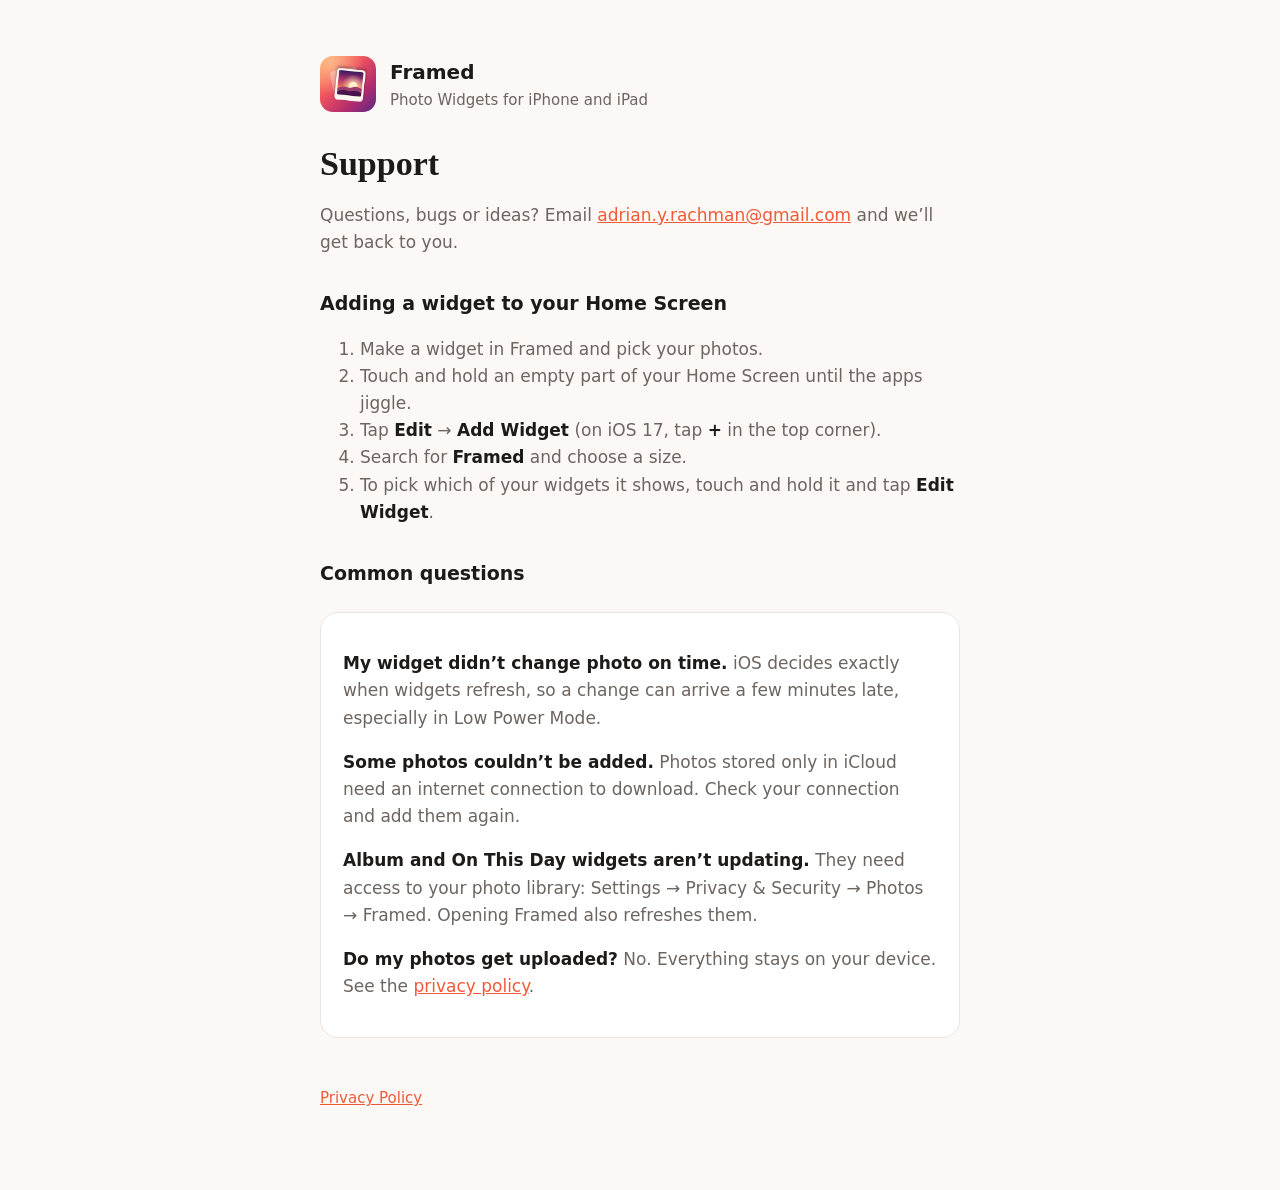
<file: AppStore/site/index.html>
<!doctype html>
<html lang="en">
<head>
<meta charset="utf-8">
<meta name="viewport" content="width=device-width, initial-scale=1">
<title>Framed: Photo Widgets — Support</title>
<meta name="description" content="Help and support for Framed, the photo widget app for iPhone and iPad.">
<link rel="stylesheet" href="style.css">
<link rel="icon" href="icon.png">
</head>
<body>
<main>
  <header><img src="icon.png" alt=""><div><div class="name">Framed</div><div class="tag">Photo Widgets for iPhone and iPad</div></div></header>
  <h1>Support</h1>
  <p>Questions, bugs or ideas? Email <a href="mailto:adrian.y.rachman@gmail.com?subject=Framed">adrian.y.rachman@gmail.com</a> and we’ll get back to you.</p>

  <h2>Adding a widget to your Home Screen</h2>
  <ol>
    <li>Make a widget in Framed and pick your photos.</li>
    <li>Touch and hold an empty part of your Home Screen until the apps jiggle.</li>
    <li>Tap <strong>Edit</strong> → <strong>Add Widget</strong> (on iOS 17, tap <strong>+</strong> in the top corner).</li>
    <li>Search for <strong>Framed</strong> and choose a size.</li>
    <li>To pick which of your widgets it shows, touch and hold it and tap <strong>Edit Widget</strong>.</li>
  </ol>

  <h2>Common questions</h2>
  <div class="card">
    <p><strong>My widget didn’t change photo on time.</strong> iOS decides exactly when widgets refresh, so a change can arrive a few minutes late, especially in Low Power Mode.</p>
    <p><strong>Some photos couldn’t be added.</strong> Photos stored only in iCloud need an internet connection to download. Check your connection and add them again.</p>
    <p><strong>Album and On This Day widgets aren’t updating.</strong> They need access to your photo library: Settings → Privacy &amp; Security → Photos → Framed. Opening Framed also refreshes them.</p>
    <p><strong>Do my photos get uploaded?</strong> No. Everything stays on your device. See the <a href="privacy.html">privacy policy</a>.</p>
  </div>

  <nav><a href="privacy.html">Privacy Policy</a></nav>
</main>
</body>
</html>
</file>
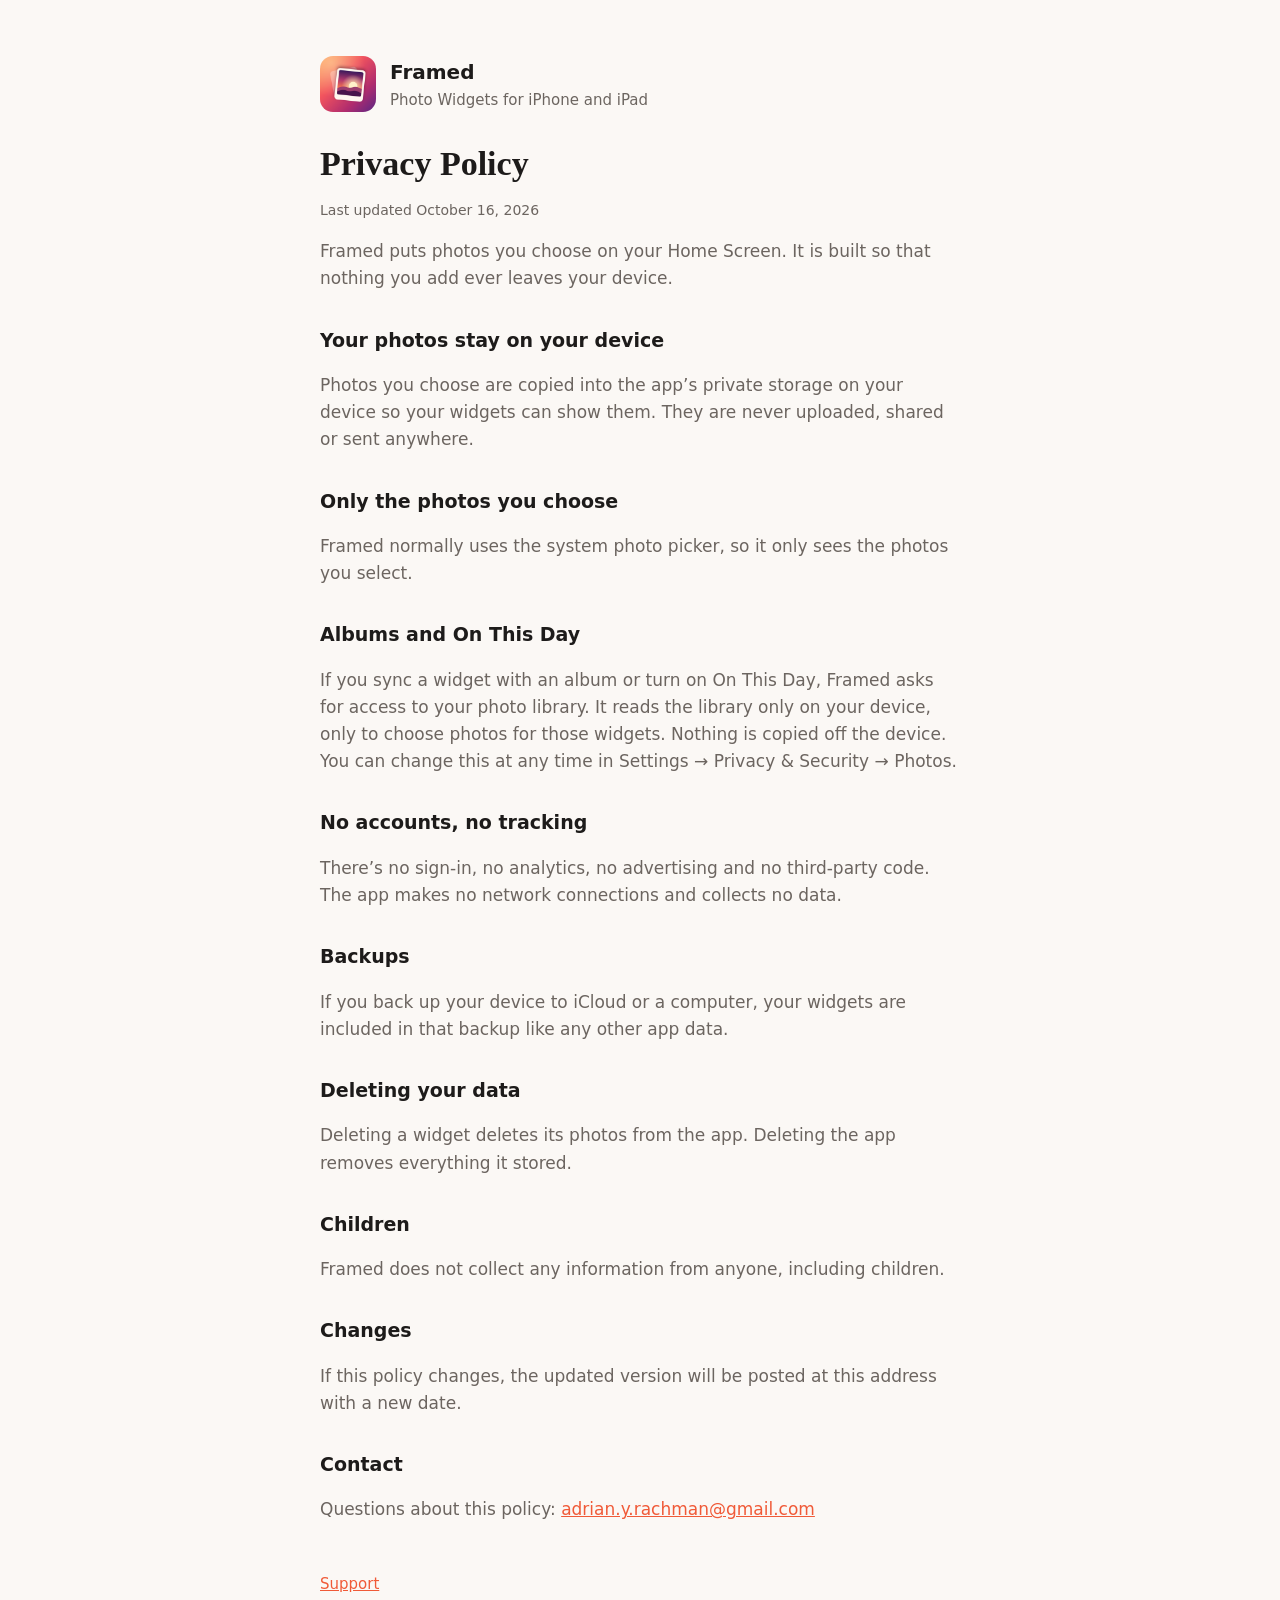
<file: AppStore/site/privacy.html>
<!doctype html>
<html lang="en">
<head>
<meta charset="utf-8">
<meta name="viewport" content="width=device-width, initial-scale=1">
<title>Framed: Photo Widgets — Privacy Policy</title>
<meta name="description" content="Framed keeps your photos on your device. No accounts, no tracking, no data collected.">
<link rel="stylesheet" href="style.css">
<link rel="icon" href="icon.png">
</head>
<body>
<main>
  <header><img src="icon.png" alt=""><div><div class="name">Framed</div><div class="tag">Photo Widgets for iPhone and iPad</div></div></header>
  <h1>Privacy Policy</h1>
  <p class="updated">Last updated October 16, 2026</p>
  <p>Framed puts photos you choose on your Home Screen. It is built so that nothing you add ever leaves your device.</p>

  <h2>Your photos stay on your device</h2>
  <p>Photos you choose are copied into the app’s private storage on your device so your widgets can show them. They are never uploaded, shared or sent anywhere.</p>

  <h2>Only the photos you choose</h2>
  <p>Framed normally uses the system photo picker, so it only sees the photos you select.</p>

  <h2>Albums and On This Day</h2>
  <p>If you sync a widget with an album or turn on On This Day, Framed asks for access to your photo library. It reads the library only on your device, only to choose photos for those widgets. Nothing is copied off the device. You can change this at any time in Settings → Privacy &amp; Security → Photos.</p>

  <h2>No accounts, no tracking</h2>
  <p>There’s no sign-in, no analytics, no advertising and no third-party code. The app makes no network connections and collects no data.</p>

  <h2>Backups</h2>
  <p>If you back up your device to iCloud or a computer, your widgets are included in that backup like any other app data.</p>

  <h2>Deleting your data</h2>
  <p>Deleting a widget deletes its photos from the app. Deleting the app removes everything it stored.</p>

  <h2>Children</h2>
  <p>Framed does not collect any information from anyone, including children.</p>

  <h2>Changes</h2>
  <p>If this policy changes, the updated version will be posted at this address with a new date.</p>

  <h2>Contact</h2>
  <p>Questions about this policy: <a href="mailto:adrian.y.rachman@gmail.com?subject=Framed%20privacy">adrian.y.rachman@gmail.com</a></p>

  <nav><a href="./">Support</a></nav>
</main>
</body>
</html>
</file>
<file: AppStore/site/style.css>
:root { --bg: #fbf8f5; --ink: #1d1b1a; --muted: #6c6560; --accent: #f05a38; --card: #ffffff; --line: #ece5df; }
@media (prefers-color-scheme: dark) { :root { --bg: #151312; --ink: #f3efeb; --muted: #a59d97; --accent: #ff7a59; --card: #1f1c1a; --line: #2e2a27; } }
* { box-sizing: border-box; }
body { margin: 0; background: var(--bg); color: var(--ink); font: 17px/1.6 -apple-system, BlinkMacSystemFont, "Segoe UI", system-ui, sans-serif; }
main { max-width: 680px; margin: 0 auto; padding: 56px 20px 80px; }
header { display: flex; align-items: center; gap: 14px; margin-bottom: 32px; }
header img { width: 56px; height: 56px; border-radius: 13px; }
header .name { font-weight: 700; font-size: 20px; }
header .tag { color: var(--muted); font-size: 15px; }
h1 { font: 600 34px/1.2 "New York", ui-serif, Georgia, serif; margin: 0 0 8px; }
h2 { font-size: 19px; margin: 32px 0 6px; }
p, li { color: var(--muted); }
p strong, li strong { color: var(--ink); }
a { color: var(--accent); }
.card { background: var(--card); border: 1px solid var(--line); border-radius: 18px; padding: 20px 22px; margin: 24px 0; }
.updated { font-size: 14px; }
nav { margin-top: 48px; font-size: 15px; display: flex; gap: 20px; }
</file>
